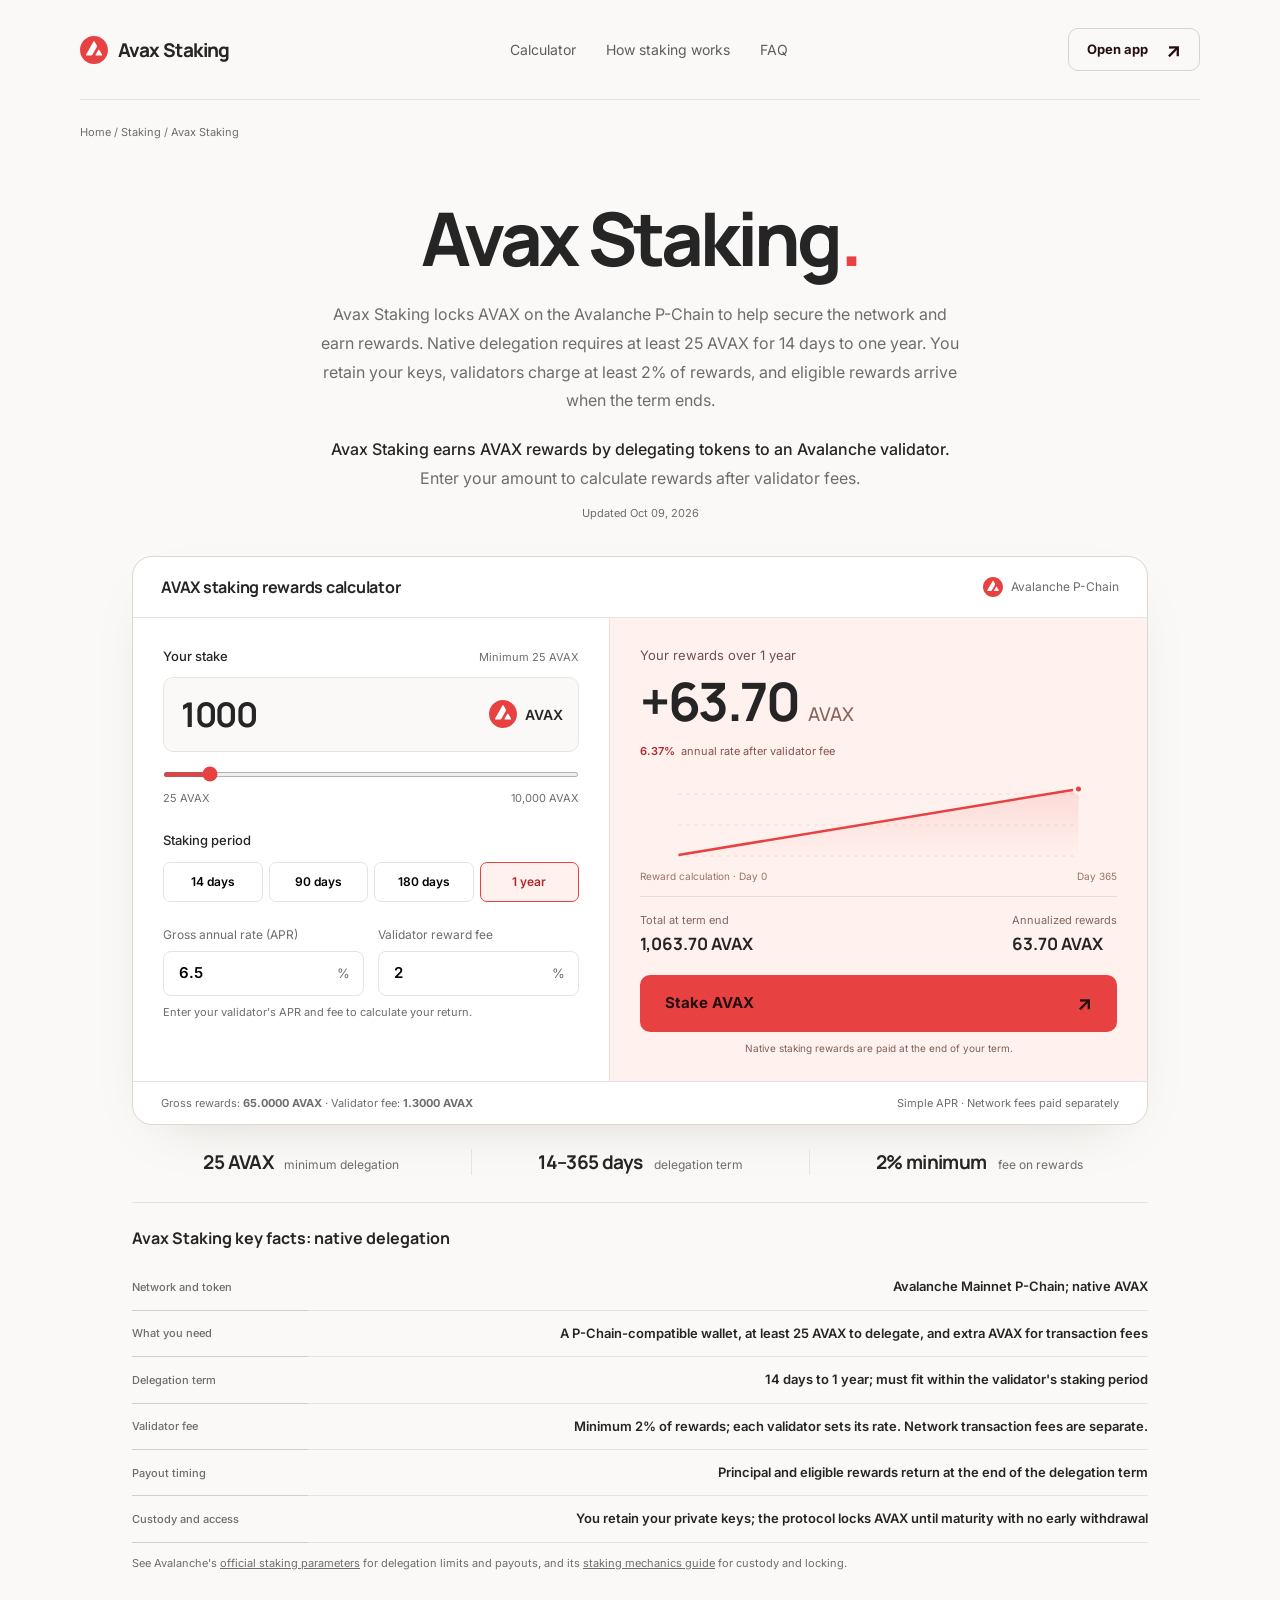
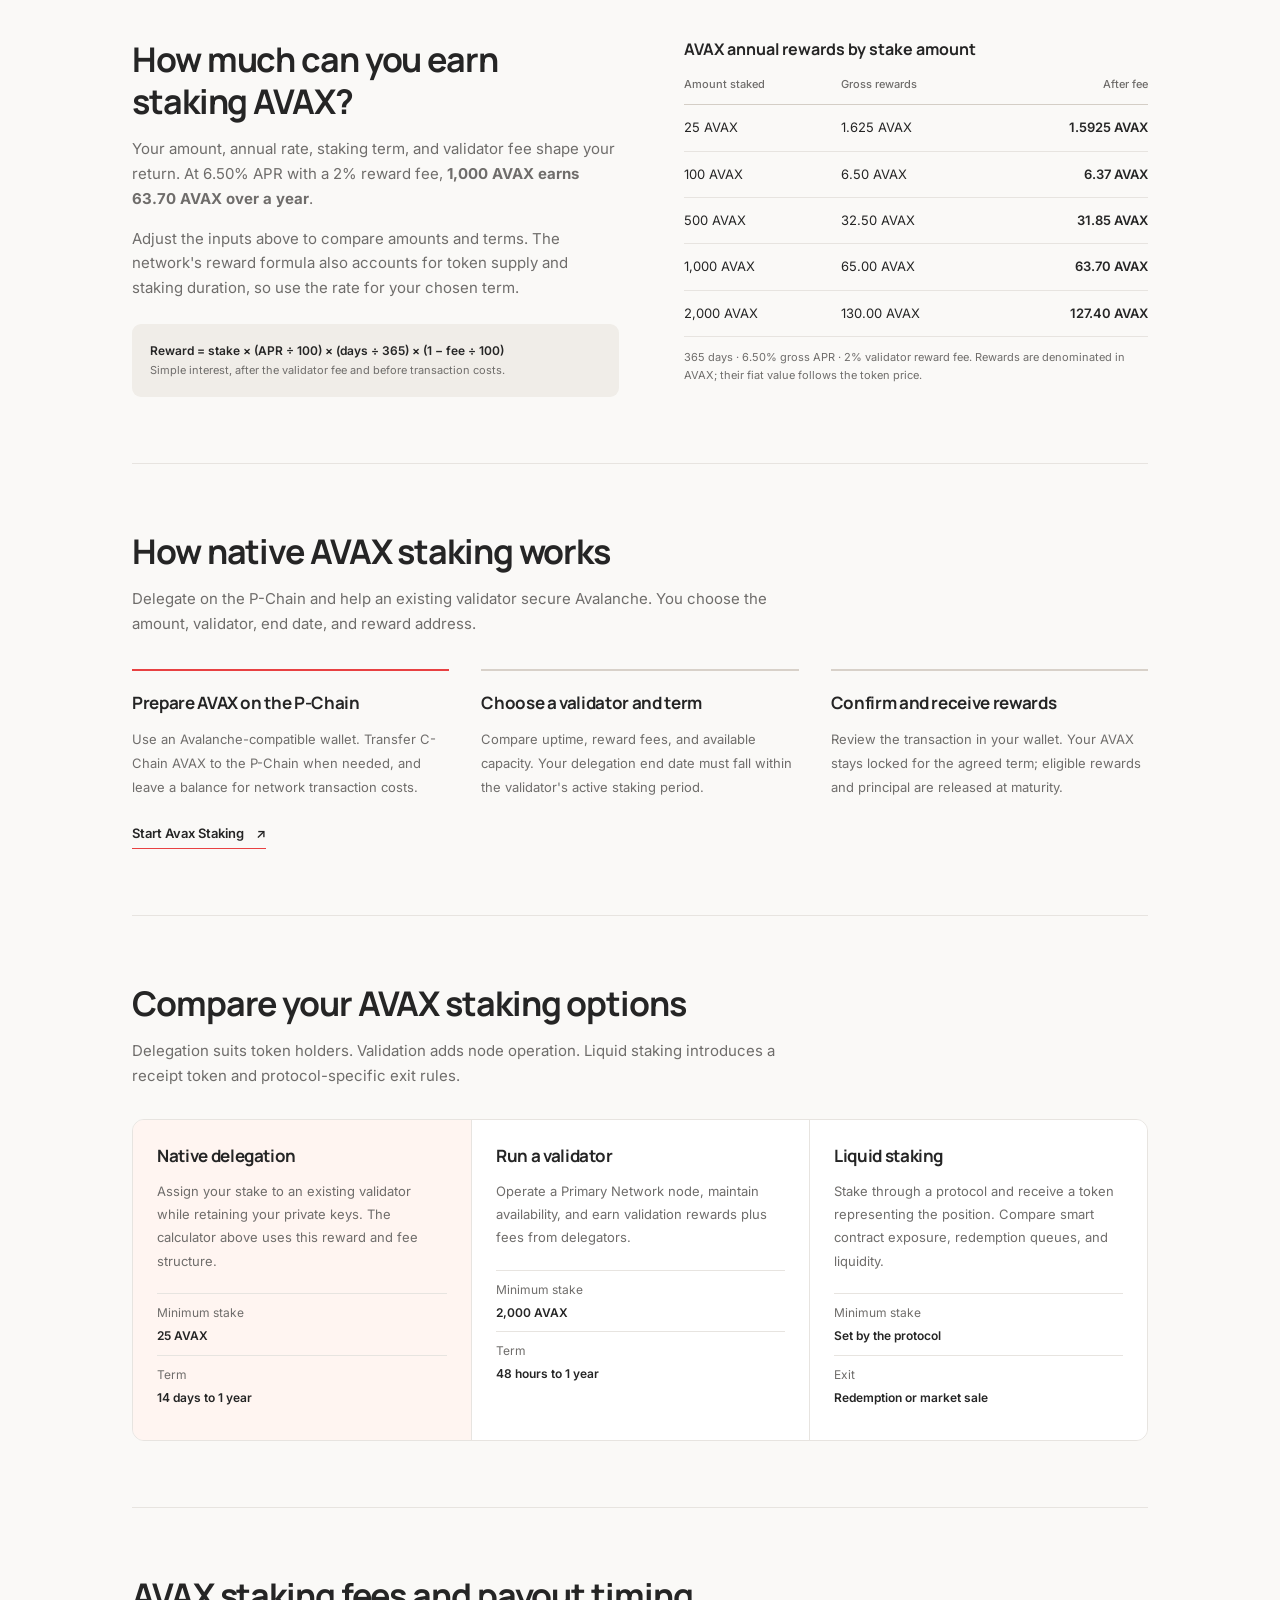
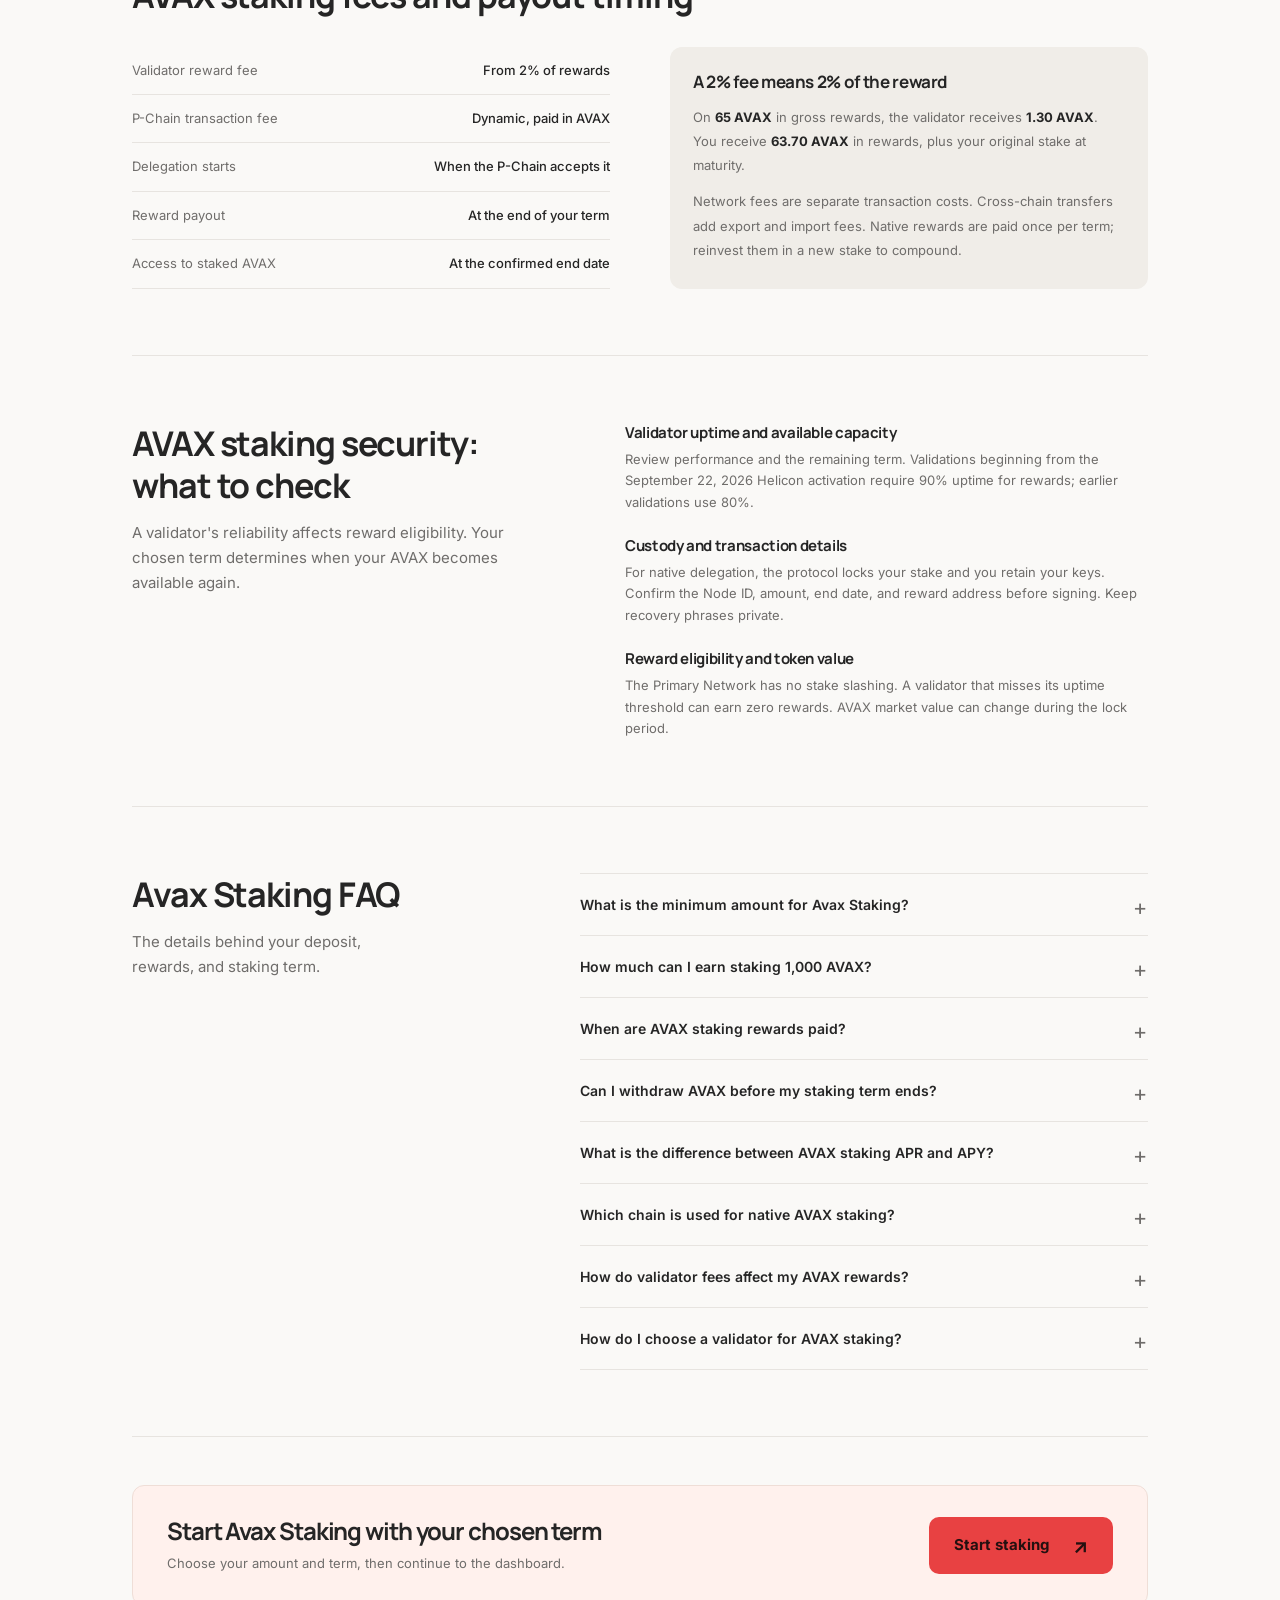
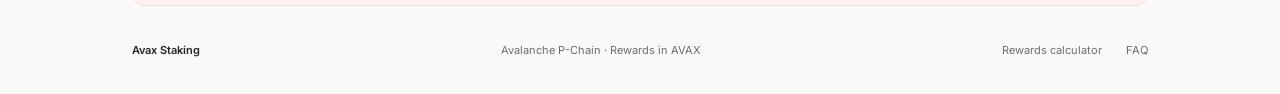
<file: index.html>
<!doctype html>
<html lang="en">
<head>
<meta charset="utf-8">
<meta name="viewport" content="width=device-width, initial-scale=1">
<title>Avax Staking | Calculate AVAX Rewards After Fees</title>
<meta name="description" content="Calculate your Avax Staking rewards in AVAX. Compare staking periods, adjust APR and validator fees, and see your annual income from a 25 AVAX minimum.">
<meta name="robots" content="index,follow,max-image-preview:large">
<meta name="theme-color" content="#faf9f7">
<link rel="canonical" href="https://avax-staking.github.io/">
<link rel="icon" href="favicon.svg" type="image/svg+xml">
<link rel="apple-touch-icon" href="apple-touch-icon.png">
<link rel="preconnect" href="https://fonts.googleapis.com">
<link rel="preconnect" href="https://fonts.gstatic.com" crossorigin>
<link rel="stylesheet" href="https://fonts.googleapis.com/css2?family=Inter:wght@400;500;600;700&family=Manrope:wght@400;500;600;700;800&display=swap">
<link rel="stylesheet" href="assets/site.css">
<meta property="og:type" content="website">
<meta property="og:locale" content="en_US">
<meta property="og:title" content="Avax Staking | Calculate AVAX Rewards After Fees">
<meta property="og:description" content="Your stake. Your term. Your AVAX rewards. Calculate annual income, compare durations, and see the effect of validator fees.">
<meta property="og:url" content="https://avax-staking.github.io/">
<meta property="og:image" content="https://avax-staking.github.io/og.png">
<meta property="og:image:width" content="1200">
<meta property="og:image:height" content="630">
<meta property="og:image:alt" content="Avax Staking rewards calculator with annual AVAX income and validator fees">
<meta name="twitter:card" content="summary_large_image">
<meta name="twitter:title" content="Avax Staking | Calculate AVAX Rewards After Fees">
<meta name="twitter:description" content="Calculate AVAX rewards, compare staking terms, and see your annual income after validator fees.">
<meta name="twitter:image" content="https://avax-staking.github.io/og.png">
<meta name="twitter:image:alt" content="Avax Staking rewards calculator with annual AVAX income and validator fees">
<script src="assets/calculator.js" defer></script>
<script type="application/ld+json">{"@context": "https://schema.org", "@graph": [{"@type": "WebSite", "@id": "https://avax-staking.github.io/#website", "url": "https://avax-staking.github.io/", "name": "Website", "inLanguage": "en"}, {"@type": "WebPage", "@id": "https://avax-staking.github.io/#webpage", "url": "https://avax-staking.github.io/", "name": "Avax Staking | Calculate AVAX Rewards After Fees", "description": "Calculate AVAX staking rewards by amount, APR, duration, and validator reward fee.", "isPartOf": {"@id": "https://avax-staking.github.io/#website"}, "breadcrumb": {"@id": "https://avax-staking.github.io/#breadcrumb"}, "mainEntity": {"@id": "https://avax-staking.github.io/#calculator"}, "hasPart": {"@id": "https://avax-staking.github.io/#faq"}, "inLanguage": "en", "primaryImageOfPage": {"@type": "ImageObject", "url": "https://avax-staking.github.io/og.png", "width": 1200, "height": 630}, "datePublished": "2026-10-09", "dateModified": "2026-10-09"}, {"@type": "SoftwareApplication", "@id": "https://avax-staking.github.io/#calculator", "name": "Avax Staking Rewards Calculator", "url": "https://avax-staking.github.io/#calculator", "applicationCategory": "FinanceApplication", "operatingSystem": "Any", "browserRequirements": "Requires JavaScript for interactive calculations.", "description": "Calculate simple-interest AVAX staking rewards after validator fees using an amount, annual percentage rate, and staking duration.", "offers": {"@type": "Offer", "price": "0", "priceCurrency": "USD"}, "featureList": ["AVAX annual rewards calculation", "Staking duration comparison", "Validator reward fee calculation"], "inLanguage": "en"}, {"@type": "BreadcrumbList", "@id": "https://avax-staking.github.io/#breadcrumb", "itemListElement": [{"@type": "ListItem", "position": 1, "name": "Home", "item": "https://avax-staking.github.io/"}, {"@type": "ListItem", "position": 2, "name": "Staking", "item": "https://avax-staking.github.io/dashboard/"}, {"@type": "ListItem", "position": 3, "name": "Avax Staking", "item": "https://avax-staking.github.io/"}]}, {"@type": "FAQPage", "@id": "https://avax-staking.github.io/#faq", "url": "https://avax-staking.github.io/#faq", "isPartOf": {"@id": "https://avax-staking.github.io/#webpage"}, "name": "Avax Staking FAQ", "inLanguage": "en", "mainEntity": [{"@type": "Question", "name": "What is the minimum amount for Avax Staking?", "acceptedAnswer": {"@type": "Answer", "text": "Native delegation starts at 25 AVAX. Running a Primary Network validator requires 2,000 AVAX. Keep additional AVAX available for transaction fees."}}, {"@type": "Question", "name": "How much can I earn staking 1,000 AVAX?", "acceptedAnswer": {"@type": "Answer", "text": "At a gross APR of 6.50% and a 2% validator fee, 1,000 AVAX produces 65 AVAX in gross annual rewards. The validator fee is 1.30 AVAX, leaving 63.70 AVAX in annual rewards before network transaction costs. Change the APR and fee in the calculator to compare returns."}}, {"@type": "Question", "name": "When are AVAX staking rewards paid?", "acceptedAnswer": {"@type": "Answer", "text": "Native delegation rewards are paid at the end of the delegation term when the validator meets the reward requirements. The staked AVAX returns at maturity. Annualized income expresses a yearly rate; the payout follows your chosen end date."}}, {"@type": "Question", "name": "Can I withdraw AVAX before my staking term ends?", "acceptedAnswer": {"@type": "Answer", "text": "Native AVAX stays locked until the end date confirmed in the staking transaction. Choose a term that matches when you need access to your tokens. Liquid staking follows the withdrawal and redemption rules of the protocol you select."}}, {"@type": "Question", "name": "What is the difference between AVAX staking APR and APY?", "acceptedAnswer": {"@type": "Answer", "text": "APR expresses annual rewards without reinvestment. APY includes the effect of compounding. Native AVAX rewards arrive at the end of a term; earning rewards on those rewards requires staking them again. This calculator uses APR and simple interest."}}, {"@type": "Question", "name": "Which chain is used for native AVAX staking?", "acceptedAnswer": {"@type": "Answer", "text": "Native staking uses the Avalanche P-Chain. Move AVAX from the C-Chain to the P-Chain with a cross-chain transfer before delegating. Keep enough AVAX available for the export, import, and staking transaction fees."}}, {"@type": "Question", "name": "How do validator fees affect my AVAX rewards?", "acceptedAnswer": {"@type": "Answer", "text": "The delegation fee is a percentage of the reward. A 2% fee on 65 AVAX in gross rewards is 1.30 AVAX, leaving 63.70 AVAX. The stake amount stays separate from this reward fee. Network transaction fees are additional."}}, {"@type": "Question", "name": "How do I choose a validator for AVAX staking?", "acceptedAnswer": {"@type": "Answer", "text": "Compare observed uptime, fee, available delegation capacity, and staking end date. Your entire delegation must fit within the validator's active term. The reward uptime threshold is 90% for validations starting at or after the September 22, 2026 Helicon activation; earlier validations retain the 80% threshold."}}]}]}</script>
</head>
<body>
<a class="c9b0331" href="#main">Skip to content</a>
<header class="c285c1d c1ee2a2">
  <div class="cc49ce8"><img src="assets/tokens/avalanche.svg" width="28" height="28" alt="Avalanche"><span>Avax Staking</span></div>
  <nav aria-label="Main navigation"><a href="#calculator">Calculator</a><a href="#how-it-works">How staking works</a><a href="#faq">FAQ</a></nav>
  <a class="cdfcd83 ccf3bc4" href="dashboard/">Open app <span class="c5f26ff" aria-hidden="true">&#8599;</span></a>
</header>
<main class="c285c1d" id="main">
  <nav class="c1d25e3" aria-label="Breadcrumb" style="padding-top:12px"><a href="/">Home</a> <span aria-hidden="true">/</span> <a href="dashboard/">Staking</a> <span aria-hidden="true">/</span> <span aria-current="page">Avax Staking</span></nav>
  <section class="ca2321e" aria-labelledby="page-title">
    <h1 id="page-title">Avax Staking<span>.</span></h1>
    <p class="caea605">Avax Staking locks AVAX on the Avalanche P-Chain to help secure the network and earn rewards. Native delegation requires at least 25 AVAX for 14 days to one year. You retain your keys, validators charge at least 2% of rewards, and eligible rewards arrive when the term ends.</p>
    <p class="caea605"><strong>Avax Staking earns AVAX rewards by delegating tokens to an Avalanche validator.</strong> Enter your amount to calculate rewards after validator fees.</p>
    <p class="c1d25e3">Updated <time datetime="2026-10-09">Oct 09, 2026</time></p>
    <div class="c8e474b" id="calculator">
      <div class="c9c225b"><h2>AVAX staking rewards calculator</h2><span class="c4b7f58"><img src="assets/tokens/avalanche.svg" width="28" height="28" alt="">Avalanche P-Chain</span></div>
      <div class="cd77aeb">
        <div class="c5c4c79">
          <div>
            <label class="ce82ef0" for="amt">Your stake <small>Minimum 25 AVAX</small></label>
            <div class="c2f7b1e"><input id="amt" type="number" min="25" max="3000000" step="any" value="1000" inputmode="decimal" aria-describedby="error"><span class="c2ec56c"><img src="assets/tokens/avalanche.svg" alt="AVAX" width="28" height="28">AVAX</span></div>
            <label class="c5694d7" for="rng">Adjust stake between 25 and 10,000 AVAX</label><input class="c200cfc" id="rng" type="range" min="25" max="10000" step="25" value="1000">
            <div class="c7625d4"><span>25 AVAX</span><span>10,000 AVAX</span></div>
          </div>
          <div><span class="ce82ef0" id="period-label">Staking period</span><div class="c992c15" role="group" aria-labelledby="period-label"><button type="button" data-days="14" aria-pressed="false">14 days</button><button type="button" data-days="90" aria-pressed="false">90 days</button><button type="button" data-days="180" aria-pressed="false">180 days</button><button type="button" data-days="365" aria-pressed="true">1 year</button></div></div>
          <div><div class="cc9884b"><div><label for="apr">Gross annual rate (APR)</label><div class="c8df428"><input id="apr" type="number" min="0" max="100" step="any" value="6.5" inputmode="decimal" aria-describedby="rate-note error"><span>%</span></div></div><div><label for="fee">Validator reward fee</label><div class="c8df428"><input id="fee" type="number" min="2" max="100" step="any" value="2" inputmode="decimal" aria-describedby="rate-note error"><span>%</span></div></div></div><p class="ca1c924" id="rate-note">Enter your validator's APR and fee to calculate your return.</p><p class="cae19b9" id="error" role="status"></p></div>
        </div>
        <div class="c16d4c7">
          <div aria-live="polite" aria-atomic="true"><p class="c24e00e">Your rewards over <span id="duration-label">1 year</span></p><div class="cf34f2c"><b id="rw">+63.70</b><span>AVAX</span></div><p class="c3df411"><b id="net-apr">6.37%</b> annual rate after validator fee</p></div>
          <div class="ce0ada9"><svg id="ch" viewBox="0 0 400 84" width="400" height="84" role="img" aria-label="Reward calculation across 365 days: 63.70 AVAX. Rewards are paid at the end of the staking term."><defs><linearGradient id="gf" x1="0" y1="0" x2="0" y2="1"><stop offset="0" stop-color="#E84142" stop-opacity=".13"/><stop offset="1" stop-color="#E84142" stop-opacity="0"/></linearGradient></defs><path d="M0 15 H400 M0 46 H400 M0 77 H400" stroke="#ecd8d1" stroke-dasharray="3 5" fill="none"/><path id="chart-area" d="M0 76 L400 10 V80 H0 Z" fill="url(#gf)"/><path id="chart-line" d="M0 76 L400 10" stroke="#E84142" stroke-width="2.5" fill="none"/><circle id="chart-dot" cx="400" cy="10" r="4" fill="#E84142" stroke="#fff1ed" stroke-width="3"/></svg><div class="c4e6be6"><span>Reward calculation · Day 0</span><span id="chart-end">Day 365</span></div></div>
          <div class="c6e5739"><div><span>Total at term end</span><b id="tt">1,063.70 AVAX</b></div><div><span>Annualized rewards</span><b id="annual">63.70 AVAX</b></div></div>
          <a class="cdfcd83" href="dashboard/">Stake AVAX <span class="c5f26ff" aria-hidden="true">&#8599;</span></a><p class="c1c87ab">Native staking rewards are paid at the end of your term.</p>
        </div>
      </div>
      <div class="c280611"><span>Gross rewards: <b id="gross">65.0000 AVAX</b> · Validator fee: <b id="commission">1.3000 AVAX</b></span><span>Simple APR · Network fees paid separately</span></div>
    </div>
    <div class="c83c223"><div class="cd59aab"><b>25 AVAX</b><span>minimum delegation</span></div><div class="cd59aab"><b>14–365 days</b><span>delegation term</span></div><div class="cd59aab"><b>2% minimum</b><span>fee on rewards</span></div></div>
  </section>
  <div class="cfe358d">
    <div id="staking-facts" style="padding-top:24px">
      <table class="c92d5c7">
        <caption>Avax Staking key facts: native delegation</caption>
        <tbody>
          <tr><th scope="row" style="padding:12px 16px 12px 0">Network and token</th><td>Avalanche Mainnet P-Chain; native AVAX</td></tr>
          <tr><th scope="row" style="padding:12px 16px 12px 0">What you need</th><td>A P-Chain-compatible wallet, at least 25 AVAX to delegate, and extra AVAX for transaction fees</td></tr>
          <tr><th scope="row" style="padding:12px 16px 12px 0">Delegation term</th><td>14 days to 1 year; must fit within the validator's staking period</td></tr>
          <tr><th scope="row" style="padding:12px 16px 12px 0">Validator fee</th><td>Minimum 2% of rewards; each validator sets its rate. Network transaction fees are separate.</td></tr>
          <tr><th scope="row" style="padding:12px 16px 12px 0">Payout timing</th><td>Principal and eligible rewards return at the end of the delegation term</td></tr>
          <tr><th scope="row" style="padding:12px 16px 12px 0">Custody and access</th><td>You retain your private keys; the protocol locks AVAX until maturity with no early withdrawal</td></tr>
        </tbody>
      </table>
      <p class="c1d25e3">See Avalanche's <a href="https://build.avax.network/docs/primary-network/validate/how-to-stake" rel="nofollow noopener" target="_blank" style="text-decoration:underline">official staking parameters</a> for delegation limits and payouts, and its <a href="https://build.avax.network/docs/primary-network/validate/staking-for-finance-professionals" rel="nofollow noopener" target="_blank" style="text-decoration:underline">staking mechanics guide</a> for custody and locking.</p>
    </div>
    <section class="ca03cd2 c22bbad" id="rewards" aria-labelledby="rewards-heading">
      <div><h2 id="rewards-heading">How much can you earn<br>staking AVAX?</h2><p class="cb365b2">Your amount, annual rate, staking term, and validator fee shape your return. At 6.50% APR with a 2% reward fee, <strong>1,000 AVAX earns 63.70 AVAX over a year</strong>.</p><p class="cb365b2">Adjust the inputs above to compare amounts and terms. The network's reward formula also accounts for token supply and staking duration, so use the rate for your chosen term.</p><div class="c382b2f">Reward = stake × (APR ÷ 100) × (days ÷ 365) × (1 − fee ÷ 100)<span>Simple interest, after the validator fee and before transaction costs.</span></div></div>
      <div><table class="c92d5c7"><caption>AVAX annual rewards by stake amount</caption><thead><tr><th scope="col">Amount staked</th><th scope="col">Gross rewards</th><th scope="col">After fee</th></tr></thead><tbody><tr><td>25 AVAX</td><td>1.625 AVAX</td><td>1.5925 AVAX</td></tr><tr><td>100 AVAX</td><td>6.50 AVAX</td><td>6.37 AVAX</td></tr><tr><td>500 AVAX</td><td>32.50 AVAX</td><td>31.85 AVAX</td></tr><tr><td>1,000 AVAX</td><td>65.00 AVAX</td><td>63.70 AVAX</td></tr><tr><td>2,000 AVAX</td><td>130.00 AVAX</td><td>127.40 AVAX</td></tr></tbody></table><p class="c1d25e3">365 days · 6.50% gross APR · 2% validator reward fee. Rewards are denominated in AVAX; their fiat value follows the token price.</p></div>
    </section>
    <section class="ca03cd2" id="how-it-works" aria-labelledby="how-heading">
      <h2 id="how-heading">How native AVAX staking works</h2><p class="cb365b2">Delegate on the P-Chain and help an existing validator secure Avalanche. You choose the amount, validator, end date, and reward address.</p>
      <div class="c327e8f"><article><h3>Prepare AVAX on the P-Chain</h3><p>Use an Avalanche-compatible wallet. Transfer C-Chain AVAX to the P-Chain when needed, and leave a balance for network transaction costs.</p></article><article><h3>Choose a validator and term</h3><p>Compare uptime, reward fees, and available capacity. Your delegation end date must fall within the validator's active staking period.</p></article><article><h3>Confirm and receive rewards</h3><p>Review the transaction in your wallet. Your AVAX stays locked for the agreed term; eligible rewards and principal are released at maturity.</p></article></div><a class="c583d22" href="dashboard/">Start Avax Staking <span aria-hidden="true">&#8599;</span></a>
    </section>
    <section class="ca03cd2" id="options" aria-labelledby="options-heading">
      <h2 id="options-heading">Compare your AVAX staking options</h2><p class="cb365b2">Delegation suits token holders. Validation adds node operation. Liquid staking introduces a receipt token and protocol-specific exit rules.</p>
      <div class="c1f4d7c"><article class="c506d59"><h3>Native delegation</h3><p>Assign your stake to an existing validator while retaining your private keys. The calculator above uses this reward and fee structure.</p><dl><div><dt>Minimum stake</dt><dd>25 AVAX</dd></div><div><dt>Term</dt><dd>14 days to 1 year</dd></div></dl></article><article class="c506d59"><h3>Run a validator</h3><p>Operate a Primary Network node, maintain availability, and earn validation rewards plus fees from delegators.</p><dl><div><dt>Minimum stake</dt><dd>2,000 AVAX</dd></div><div><dt>Term</dt><dd>48 hours to 1 year</dd></div></dl></article><article class="c506d59"><h3>Liquid staking</h3><p>Stake through a protocol and receive a token representing the position. Compare smart contract exposure, redemption queues, and liquidity.</p><dl><div><dt>Minimum stake</dt><dd>Set by the protocol</dd></div><div><dt>Exit</dt><dd>Redemption or market sale</dd></div></dl></article></div>
    </section>
    <section class="ca03cd2" id="fees" aria-labelledby="fees-heading"><h2 id="fees-heading">AVAX staking fees and payout timing</h2><div class="c6bbb84"><dl class="c756d66"><div><dt>Validator reward fee</dt><dd>From 2% of rewards</dd></div><div><dt>P-Chain transaction fee</dt><dd>Dynamic, paid in AVAX</dd></div><div><dt>Delegation starts</dt><dd>When the P-Chain accepts it</dd></div><div><dt>Reward payout</dt><dd>At the end of your term</dd></div><div><dt>Access to staked AVAX</dt><dd>At the confirmed end date</dd></div></dl><div class="ce60183"><h3>A 2% fee means 2% of the reward</h3><p>On <strong>65 AVAX</strong> in gross rewards, the validator receives <strong>1.30 AVAX</strong>. You receive <strong>63.70 AVAX</strong> in rewards, plus your original stake at maturity.</p><p style="margin-top:12px">Network fees are separate transaction costs. Cross-chain transfers add export and import fees. Native rewards are paid once per term; reinvest them in a new stake to compound.</p></div></div></section>
    <section class="ca03cd2 c11e9df" id="security" aria-labelledby="security-heading"><div><h2 id="security-heading">AVAX staking security:<br>what to check</h2><p class="cb365b2">A validator's reliability affects reward eligibility. Your chosen term determines when your AVAX becomes available again.</p></div><div class="c6a14d6"><article><h3>Validator uptime and available capacity</h3><p>Review performance and the remaining term. Validations beginning from the September 22, 2026 Helicon activation require 90% uptime for rewards; earlier validations use 80%.</p></article><article><h3>Custody and transaction details</h3><p>For native delegation, the protocol locks your stake and you retain your keys. Confirm the Node ID, amount, end date, and reward address before signing. Keep recovery phrases private.</p></article><article><h3>Reward eligibility and token value</h3><p>The Primary Network has no stake slashing. A validator that misses its uptime threshold can earn zero rewards. AVAX market value can change during the lock period.</p></article></div></section>
    <section class="ca03cd2 cf9df3f" id="faq" aria-labelledby="faq-heading"><div><h2 id="faq-heading">Avax Staking FAQ</h2><p class="cb365b2">The details behind your deposit,<br>rewards, and staking term.</p></div><div><details><summary>What is the minimum amount for Avax Staking?</summary><p>Native delegation starts at 25 AVAX. Running a Primary Network validator requires 2,000 AVAX. Keep additional AVAX available for transaction fees.</p></details><details><summary>How much can I earn staking 1,000 AVAX?</summary><p>At a gross APR of 6.50% and a 2% validator fee, 1,000 AVAX produces 65 AVAX in gross annual rewards. The validator fee is 1.30 AVAX, leaving 63.70 AVAX in annual rewards before network transaction costs. Change the APR and fee in the calculator to compare returns.</p></details><details><summary>When are AVAX staking rewards paid?</summary><p>Native delegation rewards are paid at the end of the delegation term when the validator meets the reward requirements. The staked AVAX returns at maturity. Annualized income expresses a yearly rate; the payout follows your chosen end date.</p></details><details><summary>Can I withdraw AVAX before my staking term ends?</summary><p>Native AVAX stays locked until the end date confirmed in the staking transaction. Choose a term that matches when you need access to your tokens. Liquid staking follows the withdrawal and redemption rules of the protocol you select.</p></details><details><summary>What is the difference between AVAX staking APR and APY?</summary><p>APR expresses annual rewards without reinvestment. APY includes the effect of compounding. Native AVAX rewards arrive at the end of a term; earning rewards on those rewards requires staking them again. This calculator uses APR and simple interest.</p></details><details><summary>Which chain is used for native AVAX staking?</summary><p>Native staking uses the Avalanche P-Chain. Move AVAX from the C-Chain to the P-Chain with a cross-chain transfer before delegating. Keep enough AVAX available for the export, import, and staking transaction fees.</p></details><details><summary>How do validator fees affect my AVAX rewards?</summary><p>The delegation fee is a percentage of the reward. A 2% fee on 65 AVAX in gross rewards is 1.30 AVAX, leaving 63.70 AVAX. The stake amount stays separate from this reward fee. Network transaction fees are additional.</p></details><details><summary>How do I choose a validator for AVAX staking?</summary><p>Compare observed uptime, fee, available delegation capacity, and staking end date. Your entire delegation must fit within the validator's active term. The reward uptime threshold is 90% for validations starting at or after the September 22, 2026 Helicon activation; earlier validations retain the 80% threshold.</p></details></div></section>
    <section class="c2a3059" aria-labelledby="start-heading"><div><h2 id="start-heading">Start Avax Staking with your chosen term</h2><p>Choose your amount and term, then continue to the dashboard.</p></div><a class="cdfcd83" href="dashboard/">Start staking <span class="c5f26ff" aria-hidden="true">&#8599;</span></a></section>
    <footer><span class="c9eaa6f">Avax Staking</span><span>Avalanche P-Chain · Rewards in AVAX</span><div><a href="#calculator">Rewards calculator</a><a href="#faq">FAQ</a></div></footer>
  </div>
</main>
</body>
</html>
</file>
<file: assets/site.css>
:root{--bg:#faf9f7;--surface:#fff;--text:#252525;--mute:#6f6d6b;--line:#e7e4e0;--accent:#E84142;--tint:#fff1ed;--display:Manrope,Inter,sans-serif}
*{box-sizing:border-box}html{scroll-behavior:smooth;scroll-padding-top:24px}body{margin:0;background:var(--bg);color:var(--text);font:16px/1.65 Inter,Arial,sans-serif;-webkit-font-smoothing:antialiased}a{color:inherit;text-decoration:none}button,input{font:inherit}button,a,input,summary{-webkit-tap-highlight-color:transparent}button,a,summary{touch-action:manipulation}:focus-visible{outline:3px solid var(--accent);outline-offset:5px}img{display:block}p,h1,h2,h3{margin:0}button{cursor:pointer}.c285c1d{width:min(1120px,calc(100% - 64px));margin-inline:auto}.c1ee2a2{height:100px;display:flex;align-items:center;justify-content:space-between;border-bottom:1px solid var(--line);gap:24px}.cc49ce8{display:flex;align-items:center;gap:10px;font:750 19px var(--display);letter-spacing:-.6px}.c1ee2a2 nav{display:flex;gap:30px;font-size:14px;color:#5f5d5a}.c1ee2a2 nav a:hover,footer a:hover{color:var(--accent)}.cdfcd83{display:inline-flex;align-items:center;justify-content:center;gap:24px;background:var(--accent);color:#241010;border:1px solid transparent;border-radius:10px;padding:15px 24px;font-size:15px;font-weight:700;transition:background .15s,transform .15s}.cdfcd83:hover{background:#ef5758;transform:translateY(-1px)}.cdfcd83.ccf3bc4{padding:10px 18px;font-size:13px;gap:18px}.c1ee2a2 .cdfcd83{background:transparent;border-color:#d8d3ce}.c1ee2a2 .cdfcd83:hover{background:var(--tint);border-color:var(--accent)}.c5f26ff{font-size:20px;line-height:1}.ca2321e{text-align:center;padding:56px 0 0}.ca2321e h1{font:750 clamp(45px,6.2vw,74px)/1.12 var(--display);letter-spacing:-3.7px}.ca2321e h1 span{color:var(--accent)}.caea605{font-size:16px;line-height:1.8;color:var(--mute);max-width:640px;margin:20px auto 0}.caea605 strong{font-weight:500;color:var(--text)}.c8e474b{max-width:1016px;margin:34px auto 0;background:var(--surface);border:1px solid #ddd8d1;border-radius:20px;box-shadow:0 20px 55px -35px #84746a66;overflow:hidden;text-align:left}.c9c225b{display:flex;align-items:center;justify-content:space-between;padding:19px 28px;border-bottom:1px solid var(--line);gap:16px}.c9c225b h2{font:700 16px var(--display);letter-spacing:-.25px}.c4b7f58{display:flex;align-items:center;gap:8px;color:var(--mute);font-size:12px}.c4b7f58 img{width:20px;height:20px}.cd77aeb{display:grid;grid-template-columns:1fr 1.13fr}.c8e474b .c5c4c79{padding:28px 30px 25px;display:flex;flex-direction:column;gap:23px}.ce82ef0{display:flex;align-items:center;justify-content:space-between;font-size:13px;font-weight:500;margin-bottom:10px}.ce82ef0 small{font-size:11px;color:var(--mute);font-weight:400}.c2f7b1e{display:flex;align-items:center;gap:15px;background:#faf9f7;border:1px solid var(--line);padding:13px 15px;border-radius:10px}.c2f7b1e input{width:100%;min-width:0;border:0;outline:0;background:transparent;color:var(--text);font:700 34px/1.3 var(--display);letter-spacing:-1.5px}.c2f7b1e:focus-within{border-color:var(--accent);box-shadow:0 0 0 2px #e8414215}.c2ec56c{display:flex;align-items:center;gap:8px;font-size:14px;font-weight:600}.c200cfc{width:100%;height:5px;accent-color:var(--accent);cursor:pointer;margin:20px 0 0}.c7625d4{display:flex;justify-content:space-between;font-size:11px;color:var(--mute);margin-top:5px}.c992c15{display:flex;gap:6px}.c992c15 button{flex:1;min-height:40px;padding:8px 4px;border:1px solid var(--line);background:white;border-radius:7px;font-size:12px;font-weight:600;white-space:nowrap}.c992c15 button[aria-pressed=true]{background:var(--tint);border-color:var(--accent);color:#ad2829}.cc9884b{display:grid;grid-template-columns:1fr 1fr;gap:14px}.cc9884b label{font-size:12px;color:var(--mute);display:block;margin-bottom:7px}.c8df428{display:flex;align-items:center;gap:8px;padding:8px 13px;border:1px solid var(--line);border-radius:8px}.c8df428 input{width:100%;min-width:0;border:0;outline:0;font-size:15px;font-weight:600;background:transparent}.c8df428:focus-within{border-color:var(--accent)}.c8df428 span{color:var(--mute);font-size:13px}.ca1c924{font-size:11px;color:var(--mute);margin-top:8px;line-height:1.6}.c8e474b .c16d4c7{background:var(--tint);padding:27px 30px 25px;display:flex;flex-direction:column;border-left:1px solid #f1ddd7;position:relative}.c24e00e{font-size:13px;color:#6e514c}.cf34f2c{display:flex;align-items:baseline;gap:10px;margin:4px 0 0;flex-wrap:wrap}.cf34f2c b{font:700 clamp(36px,4.4vw,53px)/1.2 var(--display);letter-spacing:-2.5px}.cf34f2c span{font:500 19px var(--display);color:#8a625b}.c3df411{display:inline-flex;align-items:center;gap:6px;font-size:11px;margin-top:8px;color:#89534c}.c3df411 b{font-weight:600;color:#ad2829}.ce0ada9{margin:17px 0 11px}.ce0ada9 svg{width:100%;height:84px;display:block;overflow:visible}.c4e6be6{display:flex;justify-content:space-between;font-size:10px;color:#98736c;margin-top:5px}.c6e5739{display:flex;justify-content:space-between;gap:16px;border-top:1px solid #eed8d1;padding-top:14px}.c6e5739 span{display:block;font-size:11px;color:#806760}.c6e5739 b{display:block;font:700 17px/1.4 var(--display);margin-top:3px}.c16d4c7 .cdfcd83{width:100%;margin-top:19px;justify-content:space-between}.c1c87ab{font-size:10px;text-align:center;color:#805f58;margin-top:8px}.c280611{border-top:1px solid var(--line);padding:12px 28px;font-size:11px;color:var(--mute);display:flex;justify-content:space-between;gap:15px}.cae19b9{font-size:12px;color:#ad2829;margin-top:9px}.cae19b9:empty{display:none}.c83c223{max-width:1016px;margin:0 auto;display:grid;grid-template-columns:repeat(3,1fr);padding:24px 0 27px;border-bottom:1px solid var(--line)}.cd59aab{display:flex;gap:11px;justify-content:center;align-items:baseline}.cd59aab b{font:700 19px var(--display);letter-spacing:-.6px}.cd59aab span{font-size:12px;color:var(--mute)}.cd59aab+.cd59aab{border-left:1px solid var(--line)}.cfe358d{max-width:1016px;margin:auto}.ca03cd2{padding:66px 0;border-bottom:1px solid var(--line)}h2{font:700 clamp(25px,3vw,34px)/1.24 var(--display);letter-spacing:-1.1px}h3{font:700 17px/1.4 var(--display);letter-spacing:-.35px}.cb365b2{margin-top:15px;max-width:650px;color:var(--mute);font-size:15px}.c22bbad{display:grid;grid-template-columns:1.05fr 1fr;gap:65px}.c382b2f{margin-top:23px;padding:16px 18px;background:#f0ede8;border-radius:9px;font:600 12px/1.8 Inter,sans-serif}.c382b2f span{display:block;color:var(--mute);font-size:11px;font-weight:400}.c92d5c7{width:100%;border-collapse:collapse;font-size:13px}.c92d5c7 caption{text-align:left;font:700 16px var(--display);margin-bottom:15px}.c92d5c7 th{text-align:left;font-size:11px;color:var(--mute);font-weight:500;border-bottom:1px solid #d4cec6;padding:0 0 11px}.c92d5c7 td{padding:12px 0;border-bottom:1px solid var(--line)}.c92d5c7 th:last-child,.c92d5c7 td:last-child{text-align:right}.c92d5c7 td:last-child{font-weight:600}.c1d25e3{font-size:11px;color:var(--mute);margin-top:11px}.c327e8f{display:grid;grid-template-columns:repeat(3,1fr);gap:32px;margin-top:32px}.c327e8f article{border-top:2px solid #d8d1c9;padding-top:20px}.c327e8f article:first-child{border-color:var(--accent)}.c327e8f p{font-size:13px;line-height:1.85;color:var(--mute);margin-top:12px}.c583d22{display:inline-flex;align-items:center;gap:12px;font-size:13px;font-weight:600;margin-top:24px;border-bottom:1px solid var(--accent);padding-bottom:4px}.c1f4d7c{display:grid;grid-template-columns:1fr 1fr 1fr;border:1px solid var(--line);border-radius:12px;margin-top:30px;overflow:hidden}.c506d59{padding:24px;background:white}.c506d59+.c506d59{border-left:1px solid var(--line)}.c506d59:first-child{background:#fff5f1}.c506d59 p{font-size:13px;color:var(--mute);line-height:1.8;margin-top:12px}.c506d59 dl{margin:20px 0 0;font-size:12px}.c506d59 dl div{padding:9px 0;border-top:1px solid var(--line)}.c506d59 dt{color:var(--mute)}.c506d59 dd{margin:3px 0 0;font-weight:600}.c6bbb84{display:grid;grid-template-columns:1fr 1fr;gap:60px;margin-top:30px}.c756d66{margin:0}.c756d66 div{display:flex;gap:20px;justify-content:space-between;padding:13px 0;border-bottom:1px solid var(--line);font-size:13px}.c756d66 dt{color:var(--mute)}.c756d66 dd{margin:0;text-align:right;font-weight:500}.ce60183{background:#f0ede8;padding:23px;border-radius:12px}.ce60183 h3{margin-bottom:12px}.ce60183 p{font-size:13px;color:var(--mute);line-height:1.85}.ce60183 strong{color:var(--text)}.c11e9df{display:grid;grid-template-columns:.9fr 1.1fr;gap:65px}.c6a14d6{display:grid;gap:22px}.c6a14d6 p{color:var(--mute);font-size:13px;margin-top:6px}.c6a14d6 h3{font-size:15px}.cf9df3f{display:grid;grid-template-columns:.8fr 1.2fr;gap:70px}.cf9df3f details{border-bottom:1px solid var(--line)}.cf9df3f details:first-child{border-top:1px solid var(--line)}.cf9df3f summary{list-style:none;cursor:pointer;font-size:14px;font-weight:600;padding:19px 28px 19px 0;position:relative}.cf9df3f summary::-webkit-details-marker{display:none}.cf9df3f summary:after{content:'+';position:absolute;right:1px;top:15px;font-size:22px;font-weight:400;color:var(--mute)}.cf9df3f details[open] summary:after{content:'−'}.cf9df3f details p{font-size:13px;line-height:1.85;color:var(--mute);padding:0 20px 19px 0}.c2a3059{margin:48px 0 0;padding:30px 34px;background:var(--tint);border:1px solid #efded7;border-radius:12px;display:flex;align-items:center;justify-content:space-between;gap:24px}.c2a3059 h2{font-size:24px}.c2a3059 p{font-size:13px;color:var(--mute);margin-top:7px}footer{padding:35px 0;display:flex;justify-content:space-between;gap:20px;color:var(--mute);font-size:11px}footer div{display:flex;gap:24px}.c9eaa6f{font-weight:600;color:var(--text)}.c5694d7{position:absolute;width:1px;height:1px;padding:0;margin:-1px;overflow:hidden;clip:rect(0,0,0,0);white-space:nowrap;border:0}.c9b0331{position:fixed;top:-70px;left:15px;background:white;padding:10px 15px;z-index:5;border:1px solid var(--accent)}.c9b0331:focus{top:10px}.c33f82d{min-height:100svh;display:grid;place-items:center;text-align:center;padding:32px}.c33f82d b{font:700 130px/1 var(--display);letter-spacing:-9px;color:var(--accent)}.c33f82d h1{font:700 35px var(--display);margin:20px 0 12px}.c33f82d p{color:var(--mute);max-width:450px;margin:0 auto 25px}
@media(min-width:1400px){.ca2321e{padding-top:68px}}
@media(max-width:900px){.c285c1d{width:calc(100% - 40px)}.c1ee2a2 nav{gap:18px}.c8e474b .c5c4c79,.c8e474b .c16d4c7{padding:24px}.c22bbad,.c11e9df,.cf9df3f{gap:35px}.cd59aab{flex-direction:column;align-items:center;gap:1px}.c1f4d7c .c506d59{padding:18px}.c6bbb84{gap:30px}}
@media(max-width:680px){.c285c1d{width:calc(100% - 32px)}.c1ee2a2{height:76px}.c1ee2a2 nav{display:none}.cc49ce8{font-size:17px}.c1ee2a2 .cdfcd83{padding:9px 12px}.ca2321e{padding-top:36px}.ca2321e h1{font-size:46px;letter-spacing:-2.4px}.caea605{font-size:14px;line-height:1.8;margin-top:15px}.c8e474b{margin-top:25px;border-radius:15px}.c9c225b{padding:16px 20px}.c9c225b h2{font-size:14px}.c4b7f58{font-size:10px}.cd77aeb{grid-template-columns:1fr}.c8e474b .c5c4c79{padding:22px;gap:20px}.c8e474b .c16d4c7{border-left:0;border-top:1px solid #f1ddd7;padding:24px 22px}.cf34f2c b{font-size:49px}.ce0ada9 svg{height:78px}.c280611{padding:12px 20px;flex-direction:column;gap:3px;font-size:10px}.c83c223{padding:22px 0}.cd59aab b{font-size:17px}.cd59aab span{font-size:10px}.ca03cd2{padding:42px 0}.c22bbad,.c11e9df,.cf9df3f,.c6bbb84{grid-template-columns:1fr;gap:26px}.cb365b2{font-size:14px}.c327e8f{grid-template-columns:1fr;gap:24px;margin-top:25px}.c327e8f article{padding-top:16px}.c327e8f p{margin-top:7px}.c1f4d7c{grid-template-columns:1fr}.c506d59+.c506d59{border-left:0;border-top:1px solid var(--line)}.c506d59 dl{display:grid;grid-template-columns:1fr 1fr;gap:16px}.c506d59 p{margin-top:8px}.c2a3059{flex-direction:column;align-items:flex-start;padding:25px;margin-top:32px}.c2a3059 .cdfcd83{width:100%;justify-content:space-between}.c2a3059 h2{font-size:23px}footer{flex-direction:column;gap:13px;padding:25px 0}footer div{gap:20px}.cf9df3f{gap:22px}.ca2321e .caea605{max-width:420px}}
@media(prefers-reduced-motion:reduce){html{scroll-behavior:auto}*{transition:none!important}}
</file>
